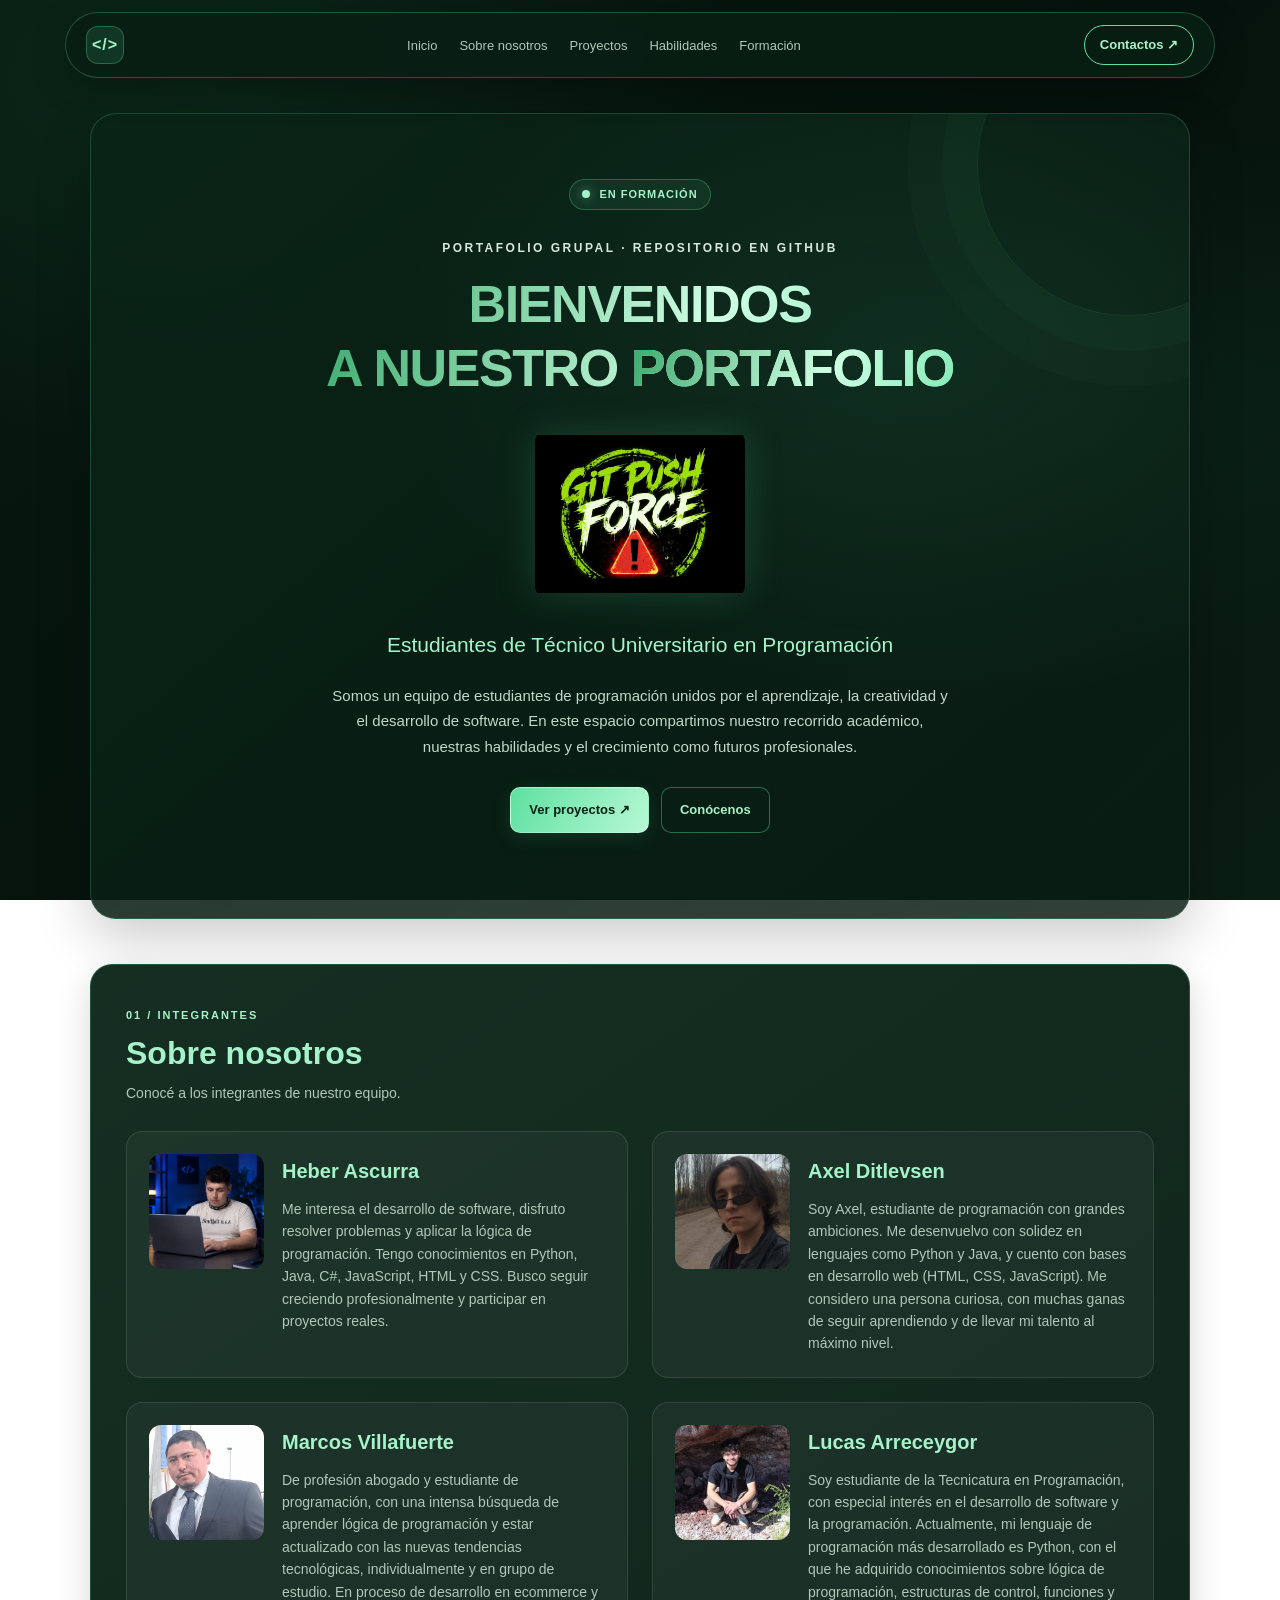
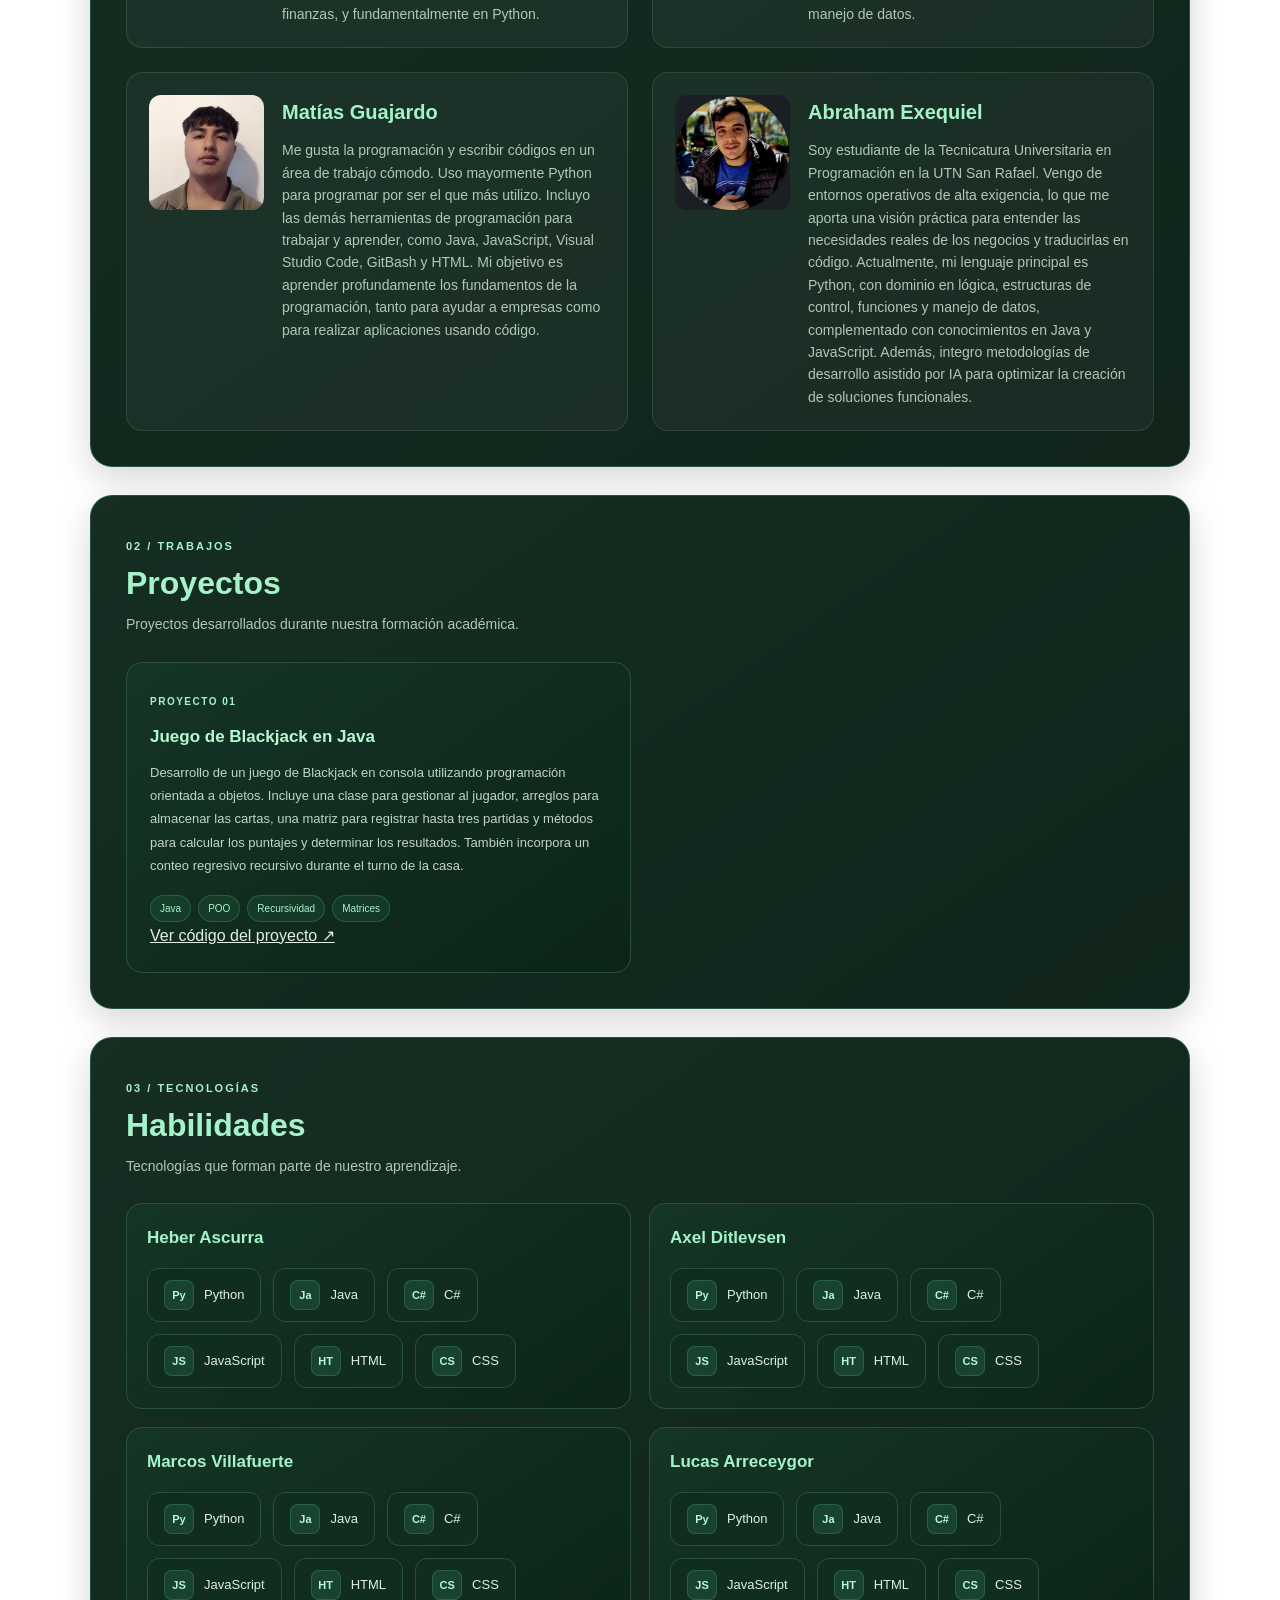
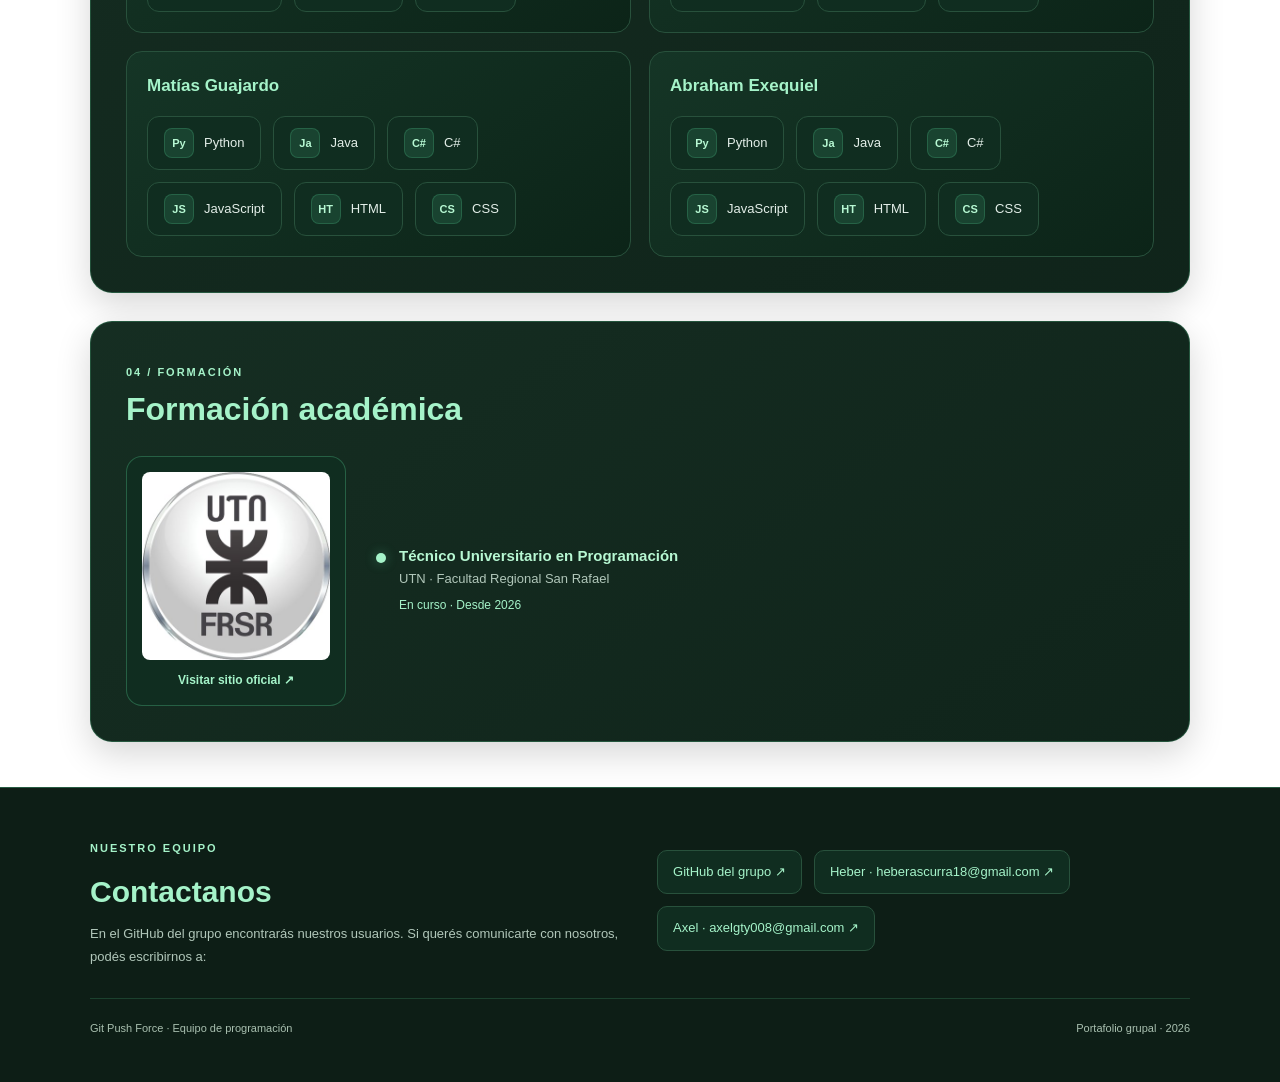
<file: index.html>
<!DOCTYPE html>
<html lang="es">
<head>
    <meta charset="UTF-8">
    <meta name="viewport" content="width=device-width, initial-scale=1.0">
    <title>Git Push Force | Portafolio Grupal</title>
    <meta name="author" content="Git Push Force">
    <meta name="description" content="Portafolio grupal de estudiantes de Técnico Universitario en Programación.">
    <link rel="stylesheet" href="style.css">
</head>
<body>
    <div class="fondo-alertas" aria-hidden="true">
        <div class="alerta-flotante alerta-1">
            <div class="alerta-triangulo">!</div>
            <span>FORCE PUSH</span>
        </div>

        <div class="alerta-flotante alerta-2">
            <div class="alerta-triangulo">!</div>
            <span>WARNING: CHANGES AHEAD</span>
        </div>

        <div class="alerta-flotante alerta-3">
            <div class="alerta-triangulo">!</div>
            <span>PUSH --FORCE</span>
        </div>

        <div class="alerta-flotante alerta-4">
            <div class="alerta-triangulo">!</div>
            <span>OVERRIDE ACTIVE</span>
        </div>

        <div class="alerta-flotante alerta-5">
            <div class="alerta-triangulo">!</div>
            <span>GIT PUSH FORCE</span>
        </div>

        <div class="alerta-flotante alerta-6">
            <div class="alerta-triangulo">!</div>
            <span>FORCE PUSH</span>
        </div>

        <div class="alerta-flotante alerta-7">
            <div class="alerta-triangulo">!</div>
            <span>WARNING: CHANGES AHEAD</span>
        </div>

        <div class="alerta-flotante alerta-8">
            <div class="alerta-triangulo">!</div>
            <span>PUSH --FORCE</span>
        </div>

        <div class="alerta-flotante alerta-9">
            <div class="alerta-triangulo">!</div>
            <span>OVERRIDE ACTIVE</span>
        </div>

        <div class="alerta-flotante alerta-10">
            <div class="alerta-triangulo">!</div>
            <span>GIT PUSH FORCE</span>
        </div>
    </div>

    <header class="header">
        <a class="logo" href="#inicio">
            <span class="logo-icon">&lt;/&gt;</span>
        </a>

        <nav aria-label="Navegación principal">
            <ul>
                <li><a href="#inicio">Inicio</a></li>
                <li><a href="#sobre-mi">Sobre nosotros</a></li>
                <li><a href="#proyectos">Proyectos</a></li>
                <li><a href="#habilidades">Habilidades</a></li>
                <li><a href="#estudios">Formación</a></li>
            </ul>
        </nav>

        <a class="contacto-boton" href="#contacto">Contactos ↗</a>
    </header>

    <main>
        <section id="inicio" class="hero">
            <div class="hero-texto">
                <span class="estado">
                    <span class="punto"></span>
                    EN FORMACIÓN
                </span>

                <p class="saludo">PORTAFOLIO GRUPAL · REPOSITORIO EN GITHUB</p>

                <h1 class="titulo-bienvenida">
                    BIENVENIDOS<br>
                    A NUESTRO <span class="texto-circuito">PORTAFOLIO</span>
                </h1>

                <div class="logo-grupal-contenedor">
                    <img class="logo-grupal" src="./git%20logo.jpeg" alt="Logo de Git Push Force">
                </div>

                <h3 class="titulo-profesional">
                    Estudiantes de Técnico Universitario en Programación
                </h3>

                <p class="descripcion-hero">
                    Somos un equipo de estudiantes de programación unidos por
                    el aprendizaje, la creatividad y el desarrollo de software.
                    En este espacio compartimos nuestro recorrido académico,
                    nuestras habilidades y el crecimiento como futuros profesionales.
                </p>

                <div class="hero-botones">
                    <a class="boton-principal" href="#proyectos">Ver proyectos ↗</a>
                    <a class="boton-secundario" href="#sobre-mi">Conócenos</a>
                </div>
            </div>
        </section>

        <section id="sobre-mi" class="seccion">
            <div class="titulo-seccion">
                <span>01 / INTEGRANTES</span>
                <h2>Sobre nosotros</h2>
                <p>Conocé a los integrantes de nuestro equipo.</p>
            </div>

            <div class="integrantes-grid">
                <article class="integrante">
                    <img src="./heber.png" alt="Heber Ascurra" loading="lazy">
                    <div class="sobre-mi-texto">
                        <h3>Heber Ascurra</h3>
                        <p>
                            Me interesa el desarrollo de software, disfruto resolver
                            problemas y aplicar la lógica de programación. Tengo
                            conocimientos en Python, Java, C#, JavaScript, HTML y CSS.
                            Busco seguir creciendo profesionalmente y participar
                            en proyectos reales.
                        </p>
                    </div>
                </article>

                <article class="integrante">
                    <img src="./axel.jpeg" alt="Axel Ditlevsen" loading="lazy">
                    <div class="sobre-mi-texto">
                        <h3>Axel Ditlevsen</h3>
                        <p>
                            Soy Axel, estudiante de programación con grandes ambiciones.
                            Me desenvuelvo con solidez en lenguajes como Python y Java,
                            y cuento con bases en desarrollo web (HTML, CSS, JavaScript).
                            Me considero una persona curiosa, con muchas ganas de seguir
                            aprendiendo y de llevar mi talento al máximo nivel.
                        </p>
                    </div>
                </article>

                <article class="integrante">
                    <img src="./gaston.jpeg" alt="Marcos Villafuerte" loading="lazy">
                    <div class="sobre-mi-texto">
                        <h3>Marcos Villafuerte</h3>
                        <p>
                            De profesión abogado y estudiante de programación,
                            con una intensa búsqueda de aprender lógica de programación
                            y estar actualizado con las nuevas tendencias tecnológicas,
                            individualmente y en grupo de estudio. En proceso de desarrollo
                            en ecommerce y finanzas, y fundamentalmente en Python.
                        </p>
                    </div>
                </article>

                <article class="integrante">
                    <img src="./lucas.jpeg" alt="Lucas Arreceygor" loading="lazy">
                    <div class="sobre-mi-texto">
                        <h3>Lucas Arreceygor</h3>
                        <p>
                            Soy estudiante de la Tecnicatura en Programación, con especial
                            interés en el desarrollo de software y la programación.
                            Actualmente, mi lenguaje de programación más desarrollado
                            es Python, con el que he adquirido conocimientos sobre lógica
                            de programación, estructuras de control, funciones y manejo
                            de datos.
                        </p>
                    </div>
                </article>

                <article class="integrante">
                    <img src="./mati.jpeg" alt="Matías Guajardo" loading="lazy">
                    <div class="sobre-mi-texto">
                        <h3>Matías Guajardo</h3>
                        <p>
                            Me gusta la programación y escribir códigos en un área de trabajo
                            cómodo. Uso mayormente Python para programar por ser el que más
                            utilizo. Incluyo las demás herramientas de programación para
                            trabajar y aprender, como Java, JavaScript, Visual Studio Code,
                            GitBash y HTML. Mi objetivo es aprender profundamente los
                            fundamentos de la programación, tanto para ayudar a empresas
                            como para realizar aplicaciones usando código.
                        </p>
                    </div>
                </article>

                <article class="integrante">
                    <img src="./exe.jpeg" alt="Abraham Exequiel" loading="lazy">
                    <div class="sobre-mi-texto">
                        <h3>Abraham Exequiel</h3>
                        <p>
                            Soy estudiante de la Tecnicatura Universitaria en Programación
                            en la UTN San Rafael. Vengo de entornos operativos de alta
                            exigencia, lo que me aporta una visión práctica para entender
                            las necesidades reales de los negocios y traducirlas en código.
                            Actualmente, mi lenguaje principal es Python, con dominio en
                            lógica, estructuras de control, funciones y manejo de datos,
                            complementado con conocimientos en Java y JavaScript. Además,
                            integro metodologías de desarrollo asistido por IA para
                            optimizar la creación de soluciones funcionales.
                        </p>
                    </div>
                </article>
            </div>
        </section>

        <section id="proyectos" class="seccion">
            <div class="titulo-seccion">
                <span>02 / TRABAJOS</span>
                <h2>Proyectos</h2>
                <p>Proyectos desarrollados durante nuestra formación académica.</p>
            </div>

            <div class="proyectos-grid">
                <article class="proyecto">
                    <span class="proyecto-numero">PROYECTO 01</span>
                    <h3>Juego de Blackjack en Java</h3>
                    <p>
                        Desarrollo de un juego de Blackjack en consola utilizando
                        programación orientada a objetos. Incluye una clase para
                        gestionar al jugador, arreglos para almacenar las cartas,
                        una matriz para registrar hasta tres partidas y métodos
                        para calcular los puntajes y determinar los resultados.
                        También incorpora un conteo regresivo recursivo durante
                        el turno de la casa.
                    </p>

                    <div class="etiquetas">
                        <span>Java</span>
                        <span>POO</span>
                        <span>Recursividad</span>
                        <span>Matrices</span>
                    </div>

                    <a href="https://github.com/CodeFire2026/GitForce/tree/main/ProyectoFinal"
                       target="_blank" rel="noopener noreferrer">
                        Ver código del proyecto ↗
                    </a>
                </article>
            </div>
        </section>

        <section id="habilidades" class="seccion">
            <div class="titulo-seccion">
                <span>03 / TECNOLOGÍAS</span>
                <h2>Habilidades</h2>
                <p>Tecnologías que forman parte de nuestro aprendizaje.</p>
            </div>

            <div class="habilidades-integrantes">
                <article class="habilidad-integrante">
                    <h3>Heber Ascurra</h3>
                    <ul class="habilidades-lista">
                        <li><span>Py</span> Python</li>
                        <li><span>Ja</span> Java</li>
                        <li><span>C#</span> C#</li>
                        <li><span>JS</span> JavaScript</li>
                        <li><span>HT</span> HTML</li>
                        <li><span>CS</span> CSS</li>
                    </ul>
                </article>

                <article class="habilidad-integrante">
                    <h3>Axel Ditlevsen</h3>
                    <ul class="habilidades-lista">
                        <li><span>Py</span> Python</li>
                        <li><span>Ja</span> Java</li>
                        <li><span>C#</span> C#</li>
                        <li><span>JS</span> JavaScript</li>
                        <li><span>HT</span> HTML</li>
                        <li><span>CS</span> CSS</li>
                    </ul>
                </article>

                <article class="habilidad-integrante">
                    <h3>Marcos Villafuerte</h3>
                    <ul class="habilidades-lista">
                        <li><span>Py</span> Python</li>
                        <li><span>Ja</span> Java</li>
                        <li><span>C#</span> C#</li>
                        <li><span>JS</span> JavaScript</li>
                        <li><span>HT</span> HTML</li>
                        <li><span>CS</span> CSS</li>
                    </ul>
                </article>

                <article class="habilidad-integrante">
                    <h3>Lucas Arreceygor</h3>
                    <ul class="habilidades-lista">
                        <li><span>Py</span> Python</li>
                        <li><span>Ja</span> Java</li>
                        <li><span>C#</span> C#</li>
                        <li><span>JS</span> JavaScript</li>
                        <li><span>HT</span> HTML</li>
                        <li><span>CS</span> CSS</li>
                    </ul>
                </article>

                <article class="habilidad-integrante">
                    <h3>Matías Guajardo</h3>
                    <ul class="habilidades-lista">
                        <li><span>Py</span> Python</li>
                        <li><span>Ja</span> Java</li>
                        <li><span>C#</span> C#</li>
                        <li><span>JS</span> JavaScript</li>
                        <li><span>HT</span> HTML</li>
                        <li><span>CS</span> CSS</li>
                    </ul>
                </article>

                <article class="habilidad-integrante">
                    <h3>Abraham Exequiel</h3>
                    <ul class="habilidades-lista">
                        <li><span>Py</span> Python</li>
                        <li><span>Ja</span> Java</li>
                        <li><span>C#</span> C#</li>
                        <li><span>JS</span> JavaScript</li>
                        <li><span>HT</span> HTML</li>
                        <li><span>CS</span> CSS</li>
                    </ul>
                </article>
            </div>
        </section>

        <section id="estudios" class="seccion">
            <div class="titulo-seccion">
                <span>04 / FORMACIÓN</span>
                <h2>Formación académica</h2>
            </div>

            <div class="estudios-contenido">
                <a class="estudios-imagen" href="https://www.frsr.utn.edu.ar/" target="_blank" rel="noopener noreferrer">
                    <img src="./utn.jpg" alt="UTN Facultad Regional San Rafael" loading="lazy">
                    <span>Visitar sitio oficial ↗</span>
                </a>

                <div class="estudios-lista">
                    <article class="estudio">
                        <span class="estudio-punto"></span>
                        <div>
                            <h3>Técnico Universitario en Programación</h3>
                            <p>UTN · Facultad Regional San Rafael</p>
                            <span class="estudio-fecha">En curso · Desde 2026</span>
                        </div>
                    </article>
                </div>
            </div>
        </section>
    </main>

    <footer id="contacto">
        <div class="footer-contenido">
            <div>
                <span class="footer-etiqueta">NUESTRO EQUIPO</span>
                <h2>Contactanos</h2>
                <p>
                    En el GitHub del grupo encontrarás nuestros usuarios.
                    Si querés comunicarte con nosotros, podés escribirnos a:
                </p>
            </div>

            <div class="footer-enlaces">
                <a href="https://github.com/CodeFire2026/GitForce" target="_blank" rel="noopener noreferrer">
                    GitHub del grupo ↗
                </a>
                <a href="https://mail.google.com/mail/?view=cm&amp;fs=1&amp;to=heberascurra18@gmail.com" target="_blank" rel="noopener noreferrer">
                    Heber · heberascurra18@gmail.com ↗
                </a>
                <a href="https://mail.google.com/mail/?view=cm&amp;fs=1&amp;to=axelgty008@gmail.com" target="_blank" rel="noopener noreferrer">
                    Axel · axelgty008@gmail.com ↗
                </a>
            </div>
        </div>

        <div class="footer-final">
            <span>Git Push Force · Equipo de programación</span>
            <span>Portafolio grupal · 2026</span>
        </div>
    </footer>
</body>
</html>
</file>
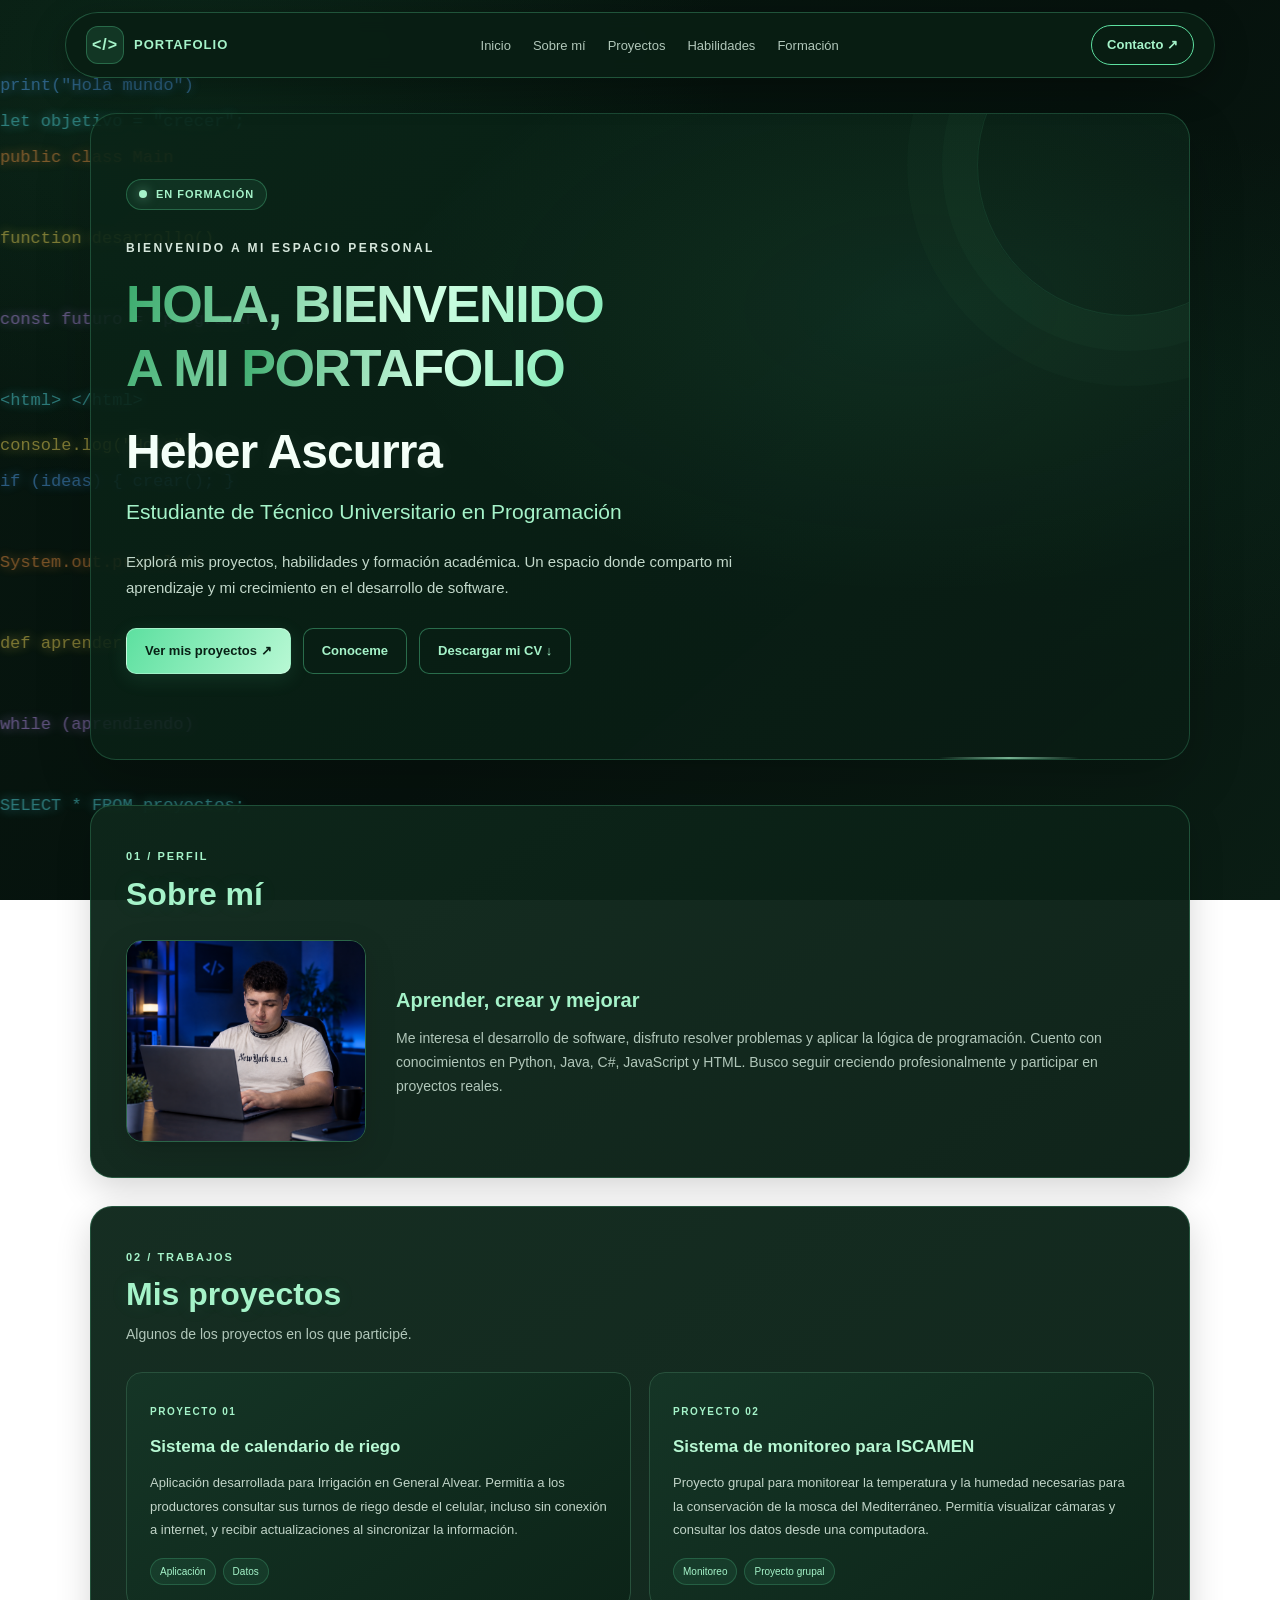
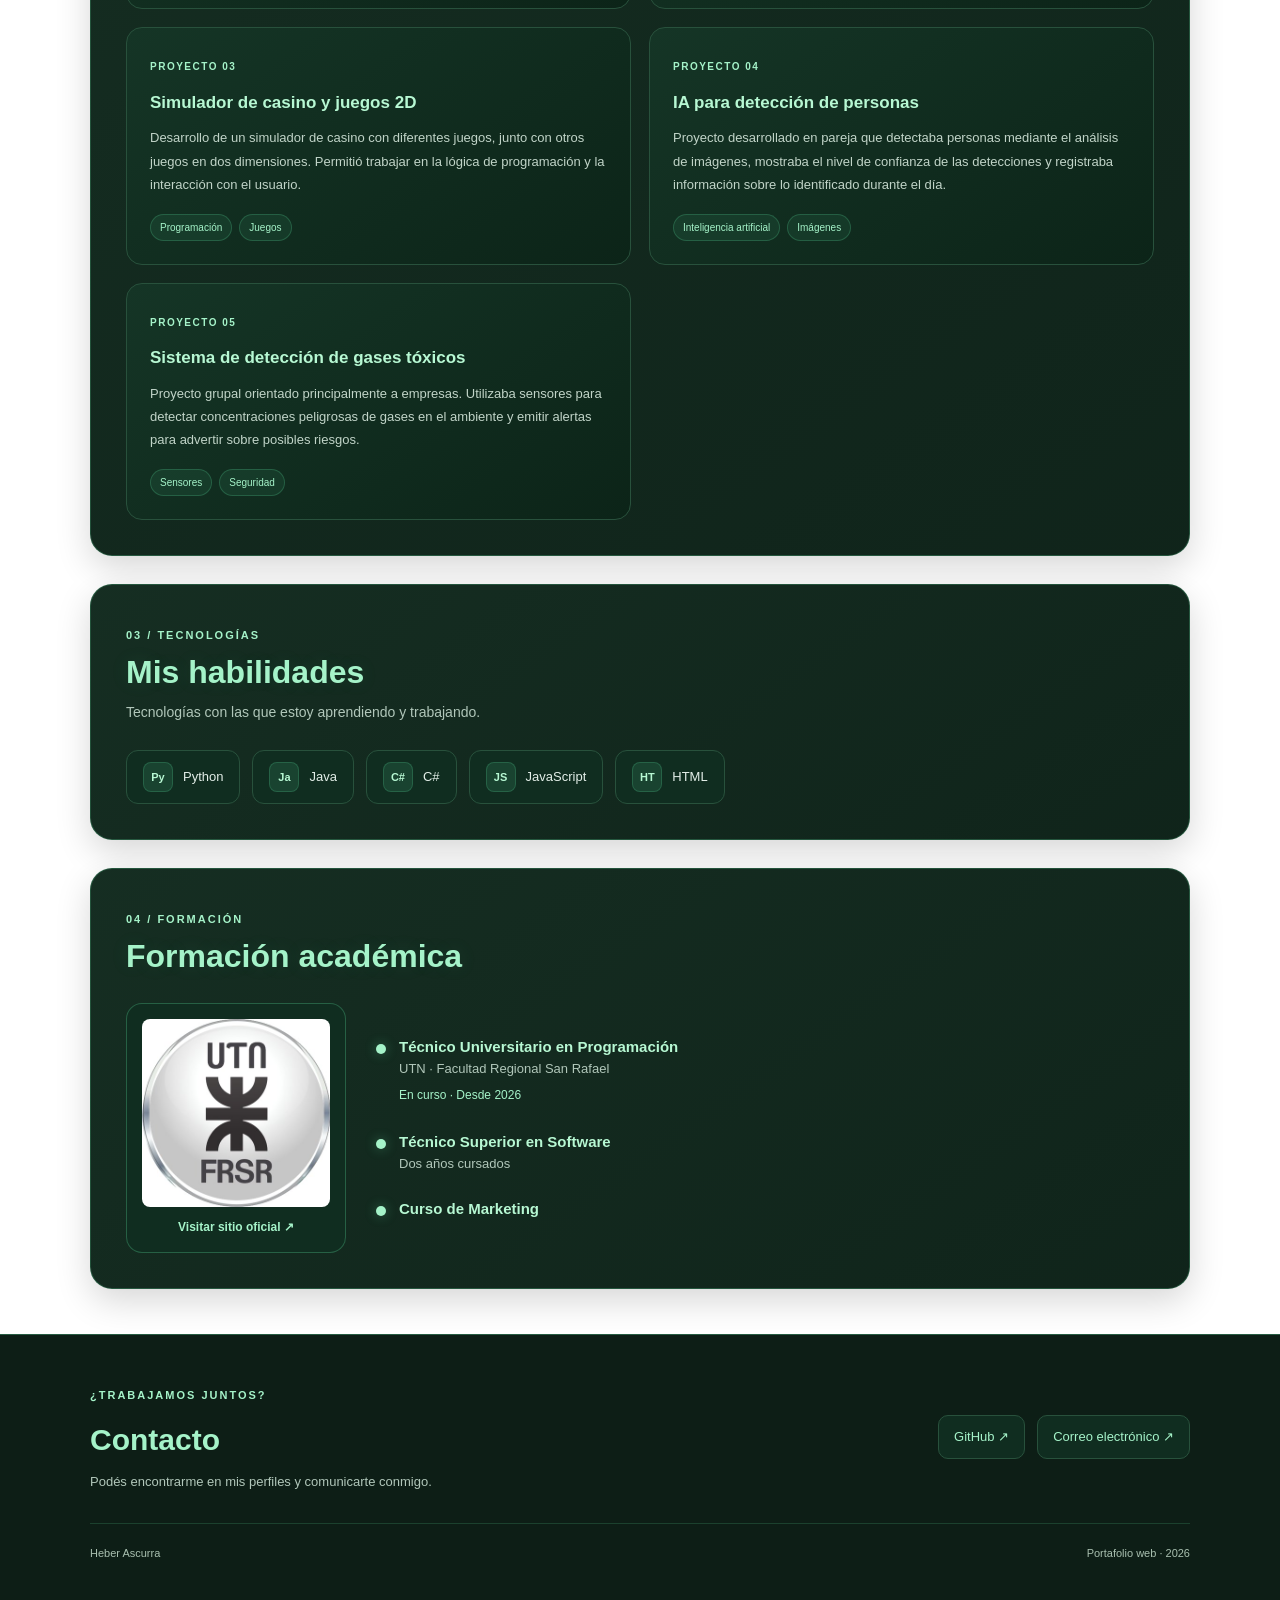
<file: Portafolio/index.html>
<!DOCTYPE html>
<html lang="es">
<head>
    <meta charset="UTF-8">
    <meta name="viewport" content="width=device-width, initial-scale=1.0">
    <title>Heber Ascurra | Portafolio</title>
    <meta name="author" content="Heber Ascurra">
    <meta name="description" content="Portafolio de Heber Ascurra. Conocé sus proyectos, habilidades y formación en programación.">
    <meta name="keywords" content="Heber Ascurra, programación, Java, Python, JavaScript, C#, HTML, CSS, desarrollo de software">
    <link rel="stylesheet" href="style.css">
</head>
<body>
    <div class="fondo-codigos" aria-hidden="true">
        <span class="codigo-flotante codigo-1">print("Hola mundo")</span>
        <span class="codigo-flotante codigo-2">public class Main</span>
        <span class="codigo-flotante codigo-3">function desarrollo()</span>
        <span class="codigo-flotante codigo-4">const futuro = "programar";</span>
        <span class="codigo-flotante codigo-5">&lt;html&gt; &lt;/html&gt;</span>
        <span class="codigo-flotante codigo-6">if (ideas) { crear(); }</span>
        <span class="codigo-flotante codigo-7">System.out.println()</span>
        <span class="codigo-flotante codigo-8">def aprender():</span>
        <span class="codigo-flotante codigo-9">while (aprendiendo)</span>
        <span class="codigo-flotante codigo-10">SELECT * FROM proyectos;</span>
        <span class="codigo-flotante codigo-11">let objetivo = "crecer";</span>
        <span class="codigo-flotante codigo-12">console.log("Hola");</span>
    </div>

    <header class="header">
        <a class="logo" href="#inicio">
            <span class="logo-icon">&lt;/&gt;</span>
            <span>PORTAFOLIO</span>
        </a>

        <nav aria-label="Navegación principal">
            <ul>
                <li><a href="#inicio">Inicio</a></li>
                <li><a href="#sobre-mi">Sobre mí</a></li>
                <li><a href="#proyectos">Proyectos</a></li>
                <li><a href="#habilidades">Habilidades</a></li>
                <li><a href="#estudios">Formación</a></li>
            </ul>
        </nav>

        <a class="contacto-boton" href="#contacto">Contacto ↗</a>
    </header>

    <main>
        <section id="inicio" class="hero">
            <div class="hero-texto">
                <span class="estado">
                    <span class="punto"></span>
                    EN FORMACIÓN
                </span>

                <p class="saludo">BIENVENIDO A MI ESPACIO PERSONAL</p>

                <h1 class="titulo-bienvenida">
                    HOLA, BIENVENIDO<br>
                    A MI <span class="texto-circuito">PORTAFOLIO</span>
                </h1>

                <h2 class="nombre">Heber Ascurra</h2>

                <h3 class="titulo-profesional">
                    Estudiante de Técnico Universitario en Programación
                </h3>

                <p class="descripcion-hero">
                    Explorá mis proyectos, habilidades y formación académica.
                    Un espacio donde comparto mi aprendizaje y mi crecimiento
                    en el desarrollo de software.
                </p>

                <div class="hero-botones">
                    <a class="boton-principal" href="#proyectos">Ver mis proyectos ↗</a>
                    <a class="boton-secundario" href="#sobre-mi">Conoceme</a>
                    <a class="boton-secundario" href="./Curriculum%20Heber.pdf" download="Curriculum Heber.pdf">Descargar mi CV ↓</a>
                </div>
            </div>
        </section>

        <section id="sobre-mi" class="seccion">
            <div class="titulo-seccion">
                <span>01 / PERFIL</span>
                <h2>Sobre mí</h2>
            </div>

            <div class="sobre-mi-contenido">
                <img src="./heber-programando.png.png" alt="Heber programando" loading="lazy">

                <div class="sobre-mi-texto">
                    <h3>Aprender, crear y mejorar</h3>
                    <p>
                        Me interesa el desarrollo de software, disfruto resolver
                        problemas y aplicar la lógica de programación. Cuento
                        con conocimientos en Python, Java, C#, JavaScript y HTML.
                        Busco seguir creciendo profesionalmente y participar
                        en proyectos reales.
                    </p>
                </div>
            </div>
        </section>

        <section id="proyectos" class="seccion">
            <div class="titulo-seccion">
                <span>02 / TRABAJOS</span>
                <h2>Mis proyectos</h2>
                <p>Algunos de los proyectos en los que participé.</p>
            </div>

            <div class="proyectos-grid">
                <article class="proyecto">
                    <span class="proyecto-numero">PROYECTO 01</span>
                    <h3>Sistema de calendario de riego</h3>
                    <p>
                        Aplicación desarrollada para Irrigación en General Alvear.
                        Permitía a los productores consultar sus turnos de riego
                        desde el celular, incluso sin conexión a internet, y recibir
                        actualizaciones al sincronizar la información.
                    </p>
                    <div class="etiquetas">
                        <span>Aplicación</span>
                        <span>Datos</span>
                    </div>
                </article>

                <article class="proyecto">
                    <span class="proyecto-numero">PROYECTO 02</span>
                    <h3>Sistema de monitoreo para ISCAMEN</h3>
                    <p>
                        Proyecto grupal para monitorear la temperatura y la humedad
                        necesarias para la conservación de la mosca del Mediterráneo.
                        Permitía visualizar cámaras y consultar los datos desde una
                        computadora.
                    </p>
                    <div class="etiquetas">
                        <span>Monitoreo</span>
                        <span>Proyecto grupal</span>
                    </div>
                </article>

                <article class="proyecto">
                    <span class="proyecto-numero">PROYECTO 03</span>
                    <h3>Simulador de casino y juegos 2D</h3>
                    <p>
                        Desarrollo de un simulador de casino con diferentes juegos,
                        junto con otros juegos en dos dimensiones. Permitió trabajar
                        en la lógica de programación y la interacción con el usuario.
                    </p>
                    <div class="etiquetas">
                        <span>Programación</span>
                        <span>Juegos</span>
                    </div>
                </article>

                <article class="proyecto">
                    <span class="proyecto-numero">PROYECTO 04</span>
                    <h3>IA para detección de personas</h3>
                    <p>
                        Proyecto desarrollado en pareja que detectaba personas
                        mediante el análisis de imágenes, mostraba el nivel de
                        confianza de las detecciones y registraba información
                        sobre lo identificado durante el día.
                    </p>
                    <div class="etiquetas">
                        <span>Inteligencia artificial</span>
                        <span>Imágenes</span>
                    </div>
                </article>

                <article class="proyecto">
                    <span class="proyecto-numero">PROYECTO 05</span>
                    <h3>Sistema de detección de gases tóxicos</h3>
                    <p>
                        Proyecto grupal orientado principalmente a empresas.
                        Utilizaba sensores para detectar concentraciones peligrosas
                        de gases en el ambiente y emitir alertas para advertir
                        sobre posibles riesgos.
                    </p>
                    <div class="etiquetas">
                        <span>Sensores</span>
                        <span>Seguridad</span>
                    </div>
                </article>
            </div>
        </section>

        <section id="habilidades" class="seccion">
            <div class="titulo-seccion">
                <span>03 / TECNOLOGÍAS</span>
                <h2>Mis habilidades</h2>
                <p>Tecnologías con las que estoy aprendiendo y trabajando.</p>
            </div>

            <ul class="habilidades-lista">
                <li><span>Py</span> Python</li>
                <li><span>Ja</span> Java</li>
                <li><span>C#</span> C#</li>
                <li><span>JS</span> JavaScript</li>
                <li><span>HT</span> HTML</li>
            </ul>
        </section>

        <section id="estudios" class="seccion">
            <div class="titulo-seccion">
                <span>04 / FORMACIÓN</span>
                <h2>Formación académica</h2>
            </div>

            <div class="estudios-contenido">
                <a class="estudios-imagen" href="https://www.frsr.utn.edu.ar/" target="_blank" rel="noopener noreferrer">
                    <img src="utn.jpg" alt="UTN Facultad Regional San Rafael" loading="lazy">
                    <span>Visitar sitio oficial ↗</span>
                </a>

                <div class="estudios-lista">
                    <article class="estudio">
                        <span class="estudio-punto"></span>
                        <div>
                            <h3>Técnico Universitario en Programación</h3>
                            <p>UTN · Facultad Regional San Rafael</p>
                            <span class="estudio-fecha">En curso · Desde 2026</span>
                        </div>
                    </article>

                    <article class="estudio">
                        <span class="estudio-punto"></span>
                        <div>
                            <h3>Técnico Superior en Software</h3>
                            <p>Dos años cursados</p>
                        </div>
                    </article>

                    <article class="estudio">
                        <span class="estudio-punto"></span>
                        <div>
                            <h3>Curso de Marketing</h3>
                        </div>
                    </article>
                </div>
            </div>
        </section>
    </main>

    <footer id="contacto">
        <div class="footer-contenido">
            <div>
                <span class="footer-etiqueta">¿TRABAJAMOS JUNTOS?</span>
                <h2>Contacto</h2>
                <p>Podés encontrarme en mis perfiles y comunicarte conmigo.</p>
            </div>

            <div class="footer-enlaces">
                <a href="https://github.com/amir056" target="_blank" rel="noopener noreferrer">GitHub ↗</a>
                <a href="https://mail.google.com/mail/?view=cm&amp;fs=1&amp;to=heberascurra18@gmail.com" target="_blank" rel="noopener noreferrer">Correo electrónico ↗</a>
            </div>
        </div>

        <div class="footer-final">
            <span>Heber Ascurra</span>
            <span>Portafolio web · 2026</span>
        </div>
    </footer>
</body>
</html>
</file>
<file: style.css>
:root {
    --fondo: #06140f;
    --fondo-card: #10251c;
    --fondo-hover: #18382a;
    --verde: #5de0a0;
    --verde-claro: #a5f3c9;
    --texto: #e3eee8;
    --texto-secundario: #b1c7ba;
    --borde: #28513c;
}

* {
    margin: 0;
    padding: 0;
    box-sizing: border-box;
}

html {
    scroll-behavior: smooth;
    scroll-padding-top: 100px;
}

body {
    position: relative;
    min-height: 100vh;
    overflow-x: hidden;
    font-family: "Segoe UI", Tahoma, Geneva, Verdana, sans-serif;
    color: var(--texto);
    line-height: 1.7;
    background:
        radial-gradient(ellipse at 15% 10%, rgba(37, 128, 78, 0.15), transparent 35%),
        radial-gradient(ellipse at 85% 45%, rgba(20, 90, 58, 0.15), transparent 40%),
        linear-gradient(135deg, #071810, #06120d 55%, #0a1d14);
    background-attachment: fixed;
}

a {
    color: inherit;
}

img {
    display: block;
    max-width: 100%;
}

main {
    position: relative;
    z-index: 1;
    width: min(1100px, 92%);
    margin: 0 auto;
}

section {
    scroll-margin-top: 100px;
}

.fondo-codigos {
    position: fixed;
    inset: 0;
    z-index: 0;
    overflow: hidden;
    pointer-events: none;
    user-select: none;
}

.codigo-flotante {
    position: absolute;
    left: 0;
    display: block;
    white-space: nowrap;
    font-family: Consolas, "Courier New", monospace;
    font-size: clamp(12px, 1.4vw, 17px);
    opacity: 0.42;
    text-shadow: 0 0 12px currentColor;
    will-change: transform;
    animation: carrera-codigo 24s linear infinite;
}

.codigo-1 { top: 8%; color: #55aaff; animation-duration: 19s; }
.codigo-2 { top: 16%; color: #ff9b45; animation-duration: 25s; animation-delay: -8s; }
.codigo-3 { top: 25%; color: #ffe45c; animation-duration: 21s; animation-delay: -13s; }
.codigo-4 { top: 34%; color: #c69aff; animation-duration: 27s; animation-delay: -5s; }
.codigo-5 { top: 43%; color: #57e7ef; animation-duration: 23s; animation-delay: -16s; }
.codigo-6 { top: 52%; color: #55aaff; animation-duration: 26s; animation-delay: -10s; }
.codigo-7 { top: 61%; color: #ff9b45; animation-duration: 20s; animation-delay: -4s; }
.codigo-8 { top: 70%; color: #ffe45c; animation-duration: 24s; animation-delay: -14s; }
.codigo-9 { top: 79%; color: #c69aff; animation-duration: 28s; animation-delay: -18s; }
.codigo-10 { top: 88%; color: #57e7ef; animation-duration: 22s; animation-delay: -7s; }
.codigo-11 { top: 12%; color: #57e7ef; animation-duration: 30s; animation-delay: -20s; }
.codigo-12 { top: 48%; color: #ffe45c; animation-duration: 29s; animation-delay: -12s; }

.fondo-codigos::before {
    content: "";
    position: absolute;
    inset: 0;
    background-image:
        radial-gradient(circle, rgba(93, 224, 160, 0.7) 1px, transparent 2px),
        linear-gradient(rgba(93, 224, 160, 0.07) 1px, transparent 1px),
        linear-gradient(90deg, rgba(93, 224, 160, 0.07) 1px, transparent 1px);
    background-size: 55px 55px;
    opacity: 0.18;
    animation: mover-circuitos 25s linear infinite;
}

.fondo-codigos::after {
    content: "";
    position: absolute;
    inset: -30%;
    background:
        radial-gradient(ellipse at 20% 30%, rgba(43, 180, 105, 0.13), transparent 28%),
        radial-gradient(ellipse at 80% 65%, rgba(25, 130, 90, 0.14), transparent 30%),
        radial-gradient(ellipse at 50% 50%, rgba(93, 224, 160, 0.05), transparent 45%);
    animation: luces-codigo 14s ease-in-out infinite alternate;
}

@keyframes carrera-codigo {
    from { transform: translateX(-100%); }
    to { transform: translateX(100vw); }
}

@keyframes mover-circuitos {
    from { background-position: 0 0, 0 0, 0 0; }
    to { background-position: 110px 110px, 55px 55px, 55px 55px; }
}

@keyframes luces-codigo {
    0% { transform: translate(-2%, -1%) scale(1); }
    50% { transform: translate(2%, 1%) scale(1.05); }
    100% { transform: translate(-1%, 2%) scale(1.02); }
}

.header {
    position: sticky;
    top: 12px;
    z-index: 100;
    width: min(1150px, 94%);
    margin: 12px auto 35px;
    padding: 12px 20px;
    display: flex;
    align-items: center;
    justify-content: space-between;
    gap: 20px;
    background: rgba(9, 30, 20, 0.94);
    border: 1px solid rgba(93, 224, 160, 0.28);
    border-radius: 50px;
    box-shadow: 0 10px 35px rgba(0, 0, 0, 0.28);
    backdrop-filter: blur(10px);
    animation: aparecer-arriba 0.8s ease both;
}

.logo {
    display: flex;
    align-items: center;
    gap: 10px;
    color: var(--verde-claro);
    text-decoration: none;
    font-size: 13px;
    font-weight: 800;
    letter-spacing: 1px;
    white-space: nowrap;
}

.logo-icon {
    display: grid;
    place-items: center;
    width: 38px;
    height: 38px;
    color: var(--verde-claro);
    background: rgba(93, 224, 160, 0.12);
    border: 1px solid rgba(93, 224, 160, 0.3);
    border-radius: 12px;
    font-size: 16px;
}

.header nav ul {
    display: flex;
    flex-wrap: wrap;
    justify-content: center;
    gap: 22px;
    list-style: none;
}

.header nav a {
    position: relative;
    color: var(--texto-secundario);
    font-size: 13px;
    text-decoration: none;
    transition: color 0.25s;
}

.header nav a::after {
    content: "";
    position: absolute;
    left: 0;
    bottom: -5px;
    width: 0;
    height: 1px;
    background: var(--verde-claro);
    transition: width 0.25s;
}

.header nav a:hover {
    color: var(--verde-claro);
}

.header nav a:hover::after {
    width: 100%;
}

.contacto-boton {
    padding: 8px 15px;
    color: var(--verde-claro);
    border: 1px solid var(--verde);
    border-radius: 30px;
    font-size: 13px;
    font-weight: 600;
    text-decoration: none;
    white-space: nowrap;
    transition: 0.25s;
}

.contacto-boton:hover {
    color: #082015;
    background: var(--verde);
    transform: translateY(-2px);
}

.hero {
    position: relative;
    min-height: 490px;
    margin-bottom: 45px;
    padding: 65px 35px 85px;
    display: flex;
    flex-direction: column;
    align-items: center;
    justify-content: center;
    overflow: hidden;
    text-align: center;
    background:
        radial-gradient(ellipse at 75% 30%, rgba(93, 224, 160, 0.08), transparent 45%),
        linear-gradient(140deg, rgba(10, 36, 23, 0.91), rgba(9, 28, 20, 0.84));
    border: 1px solid rgba(93, 224, 160, 0.22);
    border-radius: 26px;
    box-shadow: 0 20px 55px rgba(0, 0, 0, 0.2);
}

.hero::before {
    content: "";
    position: absolute;
    top: -100px;
    right: -90px;
    width: 300px;
    height: 300px;
    border: 1px solid rgba(93, 224, 160, 0.1);
    border-radius: 50%;
    box-shadow: 0 0 0 35px rgba(93, 224, 160, 0.025), 0 0 0 70px rgba(93, 224, 160, 0.02);
    animation: orbitar 22s linear infinite;
    pointer-events: none;
}

.hero-texto {
    position: relative;
    z-index: 1;
    width: 100%;
    animation: aparecer-hero 1s ease both;
}

.estado {
    display: inline-flex;
    align-items: center;
    justify-content: center;
    gap: 9px;
    padding: 5px 12px;
    margin-bottom: 28px;
    color: var(--verde-claro);
    background: rgba(93, 224, 160, 0.08);
    border: 1px solid rgba(93, 224, 160, 0.3);
    border-radius: 30px;
    font-size: 11px;
    font-weight: 700;
    letter-spacing: 1px;
}

.punto {
    width: 8px;
    height: 8px;
    flex-shrink: 0;
    background: var(--verde-claro);
    border-radius: 50%;
    box-shadow: 0 0 12px rgba(165, 243, 201, 0.55);
    animation: pulso 2s ease-in-out infinite;
}

.saludo {
    margin-bottom: 15px;
    color: #d6e7dc;
    font-size: 12px;
    font-weight: 700;
    letter-spacing: 2.5px;
}

.titulo-bienvenida {
    width: fit-content;
    max-width: 100%;
    margin: 0 auto;
    color: var(--verde-claro);
    background: linear-gradient(110deg, #39a96b, #d0ffe4, #5de0a0, #e4fff0, #39a96b);
    background-size: 250% auto;
    background-clip: text;
    -webkit-background-clip: text;
    -webkit-text-fill-color: transparent;
    font-size: clamp(30px, 4.2vw, 52px);
    font-weight: 900;
    line-height: 1.23;
    letter-spacing: -1.4px;
    animation: brillo-verde 7s linear infinite;
}

.texto-circuito {
    display: inline-block;
    background: linear-gradient(110deg, #39a96b, #d0ffe4, #5de0a0, #e4fff0, #39a96b);
    background-size: 250% auto;
    background-clip: text;
    -webkit-background-clip: text;
    -webkit-text-fill-color: transparent;
    animation: brillo-verde 5s linear infinite;
}

.nombre {
    margin-top: 22px;
    color: #f4fff8;
    font-size: clamp(32px, 4.5vw, 48px);
    font-weight: 750;
    line-height: 1.2;
    letter-spacing: -1px;
}

.titulo-profesional {
    margin-top: 13px;
    color: var(--verde-claro);
    font-size: clamp(16px, 2vw, 21px);
    font-weight: 500;
}

.descripcion-hero {
    max-width: 620px;
    margin: 20px auto 0;
    color: #c2d8ca;
    font-size: 15px;
}

.hero-botones {
    display: flex;
    flex-wrap: wrap;
    justify-content: center;
    gap: 12px;
    margin-top: 28px;
}

.boton-principal,
.boton-secundario {
    display: inline-block;
    padding: 11px 18px;
    border-radius: 10px;
    font-size: 13px;
    font-weight: 700;
    text-decoration: none;
    transition: 0.25s;
}

.boton-principal {
    color: #082015;
    background: linear-gradient(120deg, #5de0a0, #b8f8d4);
    border: 1px solid rgba(220, 255, 235, 0.45);
    box-shadow: 0 5px 20px rgba(93, 224, 160, 0.12);
}

.boton-principal:hover {
    transform: translateY(-3px);
    box-shadow: 0 8px 28px rgba(93, 224, 160, 0.25);
}

.boton-secundario {
    color: var(--verde-claro);
    background: rgba(9, 30, 20, 0.6);
    border: 1px solid rgba(93, 224, 160, 0.4);
}

.boton-secundario:hover {
    transform: translateY(-3px);
    background: var(--fondo-hover);
}

.logo-grupal-contenedor {
    position: relative;
    z-index: 1;
    display: flex;
    justify-content: center;
    align-items: center;
    width: 100%;
    margin: 28px auto;
}

.hero .logo-grupal {
    display: block;
    width: 210px;
    height: 170px;
    max-width: 85%;
    object-fit: contain;
    object-position: center;
    margin: 0 auto;
    border-radius: 14px;
    filter: drop-shadow(0 0 18px rgba(93, 224, 160, 0.18));
    transition: transform 0.4s ease, filter 0.4s ease;
}

.hero .logo-grupal:hover {
    transform: scale(1.05);
    filter: drop-shadow(0 0 25px rgba(93, 224, 160, 0.4));
}

.seccion {
    position: relative;
    margin-bottom: 28px;
    padding: 35px;
    background: linear-gradient(145deg, rgba(14, 39, 27, 0.97), rgba(8, 29, 19, 0.97));
    border: 1px solid rgba(93, 224, 160, 0.24);
    border-radius: 22px;
    box-shadow: 0 12px 35px rgba(0, 0, 0, 0.16);
    transition: border-color 0.3s, box-shadow 0.3s;
}

.seccion:hover {
    border-color: rgba(93, 224, 160, 0.4);
    box-shadow: 0 15px 40px rgba(0, 0, 0, 0.2);
}

.titulo-seccion {
    margin-bottom: 25px;
}

.titulo-seccion > span {
    color: var(--verde-claro);
    font-size: 11px;
    font-weight: 800;
    letter-spacing: 2px;
}

.titulo-seccion h2 {
    margin-top: 5px;
    color: var(--verde-claro);
    font-size: clamp(25px, 3vw, 32px);
    line-height: 1.3;
}

.titulo-seccion > p {
    margin-top: 8px;
    color: var(--texto-secundario);
    font-size: 14px;
}

.sobre-mi-contenido {
    display: flex;
    align-items: center;
    gap: 30px;
}

.sobre-mi-contenido > img {
    width: 240px;
    max-width: 40%;
    height: auto;
    object-fit: contain;
    border: 1px solid rgba(93, 224, 160, 0.32);
    border-radius: 16px;
    box-shadow: 0 10px 30px rgba(0, 0, 0, 0.18);
}

.sobre-mi-texto {
    flex: 1;
    min-width: 0;
}

.sobre-mi-texto h3 {
    margin-top: 0;
    margin-bottom: 10px;
    color: var(--verde-claro);
    font-size: 20px;
}

.sobre-mi-texto p {
    margin: 0;
    color: var(--texto-secundario);
    font-size: 14px;
    line-height: 1.6;
}

.integrantes-lista {
    margin-top: 25px;
}

.integrantes-lista h3 {
    margin-bottom: 12px;
}

.integrantes-lista p,
.contactos-integrantes p {
    margin-bottom: 7px;
    color: var(--texto-secundario);
}

.proyectos-grid {
    display: grid;
    grid-template-columns: repeat(2, minmax(0, 1fr));
    gap: 18px;
}

.proyecto {
    position: relative;
    overflow: hidden;
    padding: 23px;
    background: linear-gradient(145deg, #153526, #0c2418);
    border: 1px solid var(--borde);
    border-radius: 16px;
    transition: 0.3s;
}

.proyecto::before {
    content: "";
    position: absolute;
    top: 0;
    left: -110%;
    width: 70%;
    height: 1px;
    background: linear-gradient(90deg, transparent, var(--verde-claro), transparent);
    transition: left 0.6s;
}

.proyecto:hover {
    transform: translateY(-5px);
    background: linear-gradient(145deg, #1a4430, #102c1e);
    border-color: rgba(93, 224, 160, 0.65);
    box-shadow: 0 14px 30px rgba(0, 0, 0, 0.2);
}

.proyecto:hover::before {
    left: 130%;
}

.proyecto-numero {
    color: var(--verde-claro);
    font-size: 10px;
    font-weight: 800;
    letter-spacing: 1.5px;
}

.proyecto h3 {
    margin: 12px 0;
    color: #b7f8d3;
    font-size: 17px;
    line-height: 1.4;
}

.proyecto p {
    color: #c1d4c8;
    font-size: 13px;
    line-height: 1.8;
}

.etiquetas {
    display: flex;
    flex-wrap: wrap;
    gap: 7px;
    margin-top: 17px;
}

.etiquetas span {
    padding: 4px 9px;
    color: var(--verde-claro);
    background: rgba(93, 224, 160, 0.08);
    border: 1px solid rgba(93, 224, 160, 0.22);
    border-radius: 20px;
    font-size: 10px;
}

.habilidades-integrantes {
    display: grid;
    grid-template-columns: repeat(2, minmax(0, 1fr));
    gap: 18px;
}

.habilidad-integrante {
    padding: 20px;
    background: linear-gradient(145deg, #153526, #0c2418);
    border: 1px solid var(--borde);
    border-radius: 16px;
}

.habilidad-integrante h3 {
    margin-bottom: 15px;
    color: var(--verde-claro);
    font-size: 17px;
}

.habilidades-lista {
    display: flex;
    flex-wrap: wrap;
    gap: 12px;
    list-style: none;
}

.habilidades-lista li {
    display: flex;
    align-items: center;
    gap: 10px;
    padding: 11px 16px;
    color: var(--texto);
    background: #102d20;
    border: 1px solid var(--borde);
    border-radius: 12px;
    font-size: 13px;
    transition: 0.25s;
}

.habilidades-lista li:hover {
    transform: translateY(-3px);
    border-color: var(--verde);
    box-shadow: 0 5px 18px rgba(93, 224, 160, 0.1);
}

.habilidades-lista li span {
    display: grid;
    place-items: center;
    width: 30px;
    height: 30px;
    color: #b7f8d3;
    background: rgba(93, 224, 160, 0.12);
    border: 1px solid rgba(93, 224, 160, 0.2);
    border-radius: 8px;
    font-size: 11px;
    font-weight: 800;
}

.estudios-contenido {
    display: grid;
    grid-template-columns: 220px minmax(0, 1fr);
    align-items: center;
    gap: 30px;
}

.estudios-imagen {
    display: flex;
    flex-direction: column;
    align-items: center;
    gap: 10px;
    padding: 15px;
    background: #102d20;
    border: 1px solid rgba(93, 224, 160, 0.28);
    border-radius: 16px;
    text-decoration: none;
    transition: 0.25s;
}

.estudios-imagen:hover {
    border-color: var(--verde-claro);
    transform: translateY(-3px);
}

.estudios-imagen img {
    width: 100%;
    height: auto;
    object-fit: contain;
    border-radius: 8px;
}

.estudios-imagen > span {
    color: var(--verde-claro);
    font-size: 12px;
    font-weight: 600;
}

.estudios-lista {
    display: flex;
    flex-direction: column;
    gap: 23px;
}

.estudio {
    display: flex;
    align-items: flex-start;
    gap: 13px;
}

.estudio-punto {
    flex-shrink: 0;
    width: 10px;
    height: 10px;
    margin-top: 8px;
    background: var(--verde-claro);
    border-radius: 50%;
    box-shadow: 0 0 12px rgba(93, 224, 160, 0.35);
}

.estudio h3 {
    color: #b7f8d3;
    font-size: 15px;
    line-height: 1.5;
}

.estudio p {
    color: var(--texto-secundario);
    font-size: 13px;
}

.estudio-fecha {
    display: inline-block;
    margin-top: 4px;
    color: var(--verde-claro);
    font-size: 12px;
}

footer {
    position: relative;
    z-index: 1;
    margin-top: 45px;
    padding: 45px max(5%, calc((100% - 1100px) / 2));
    background: rgba(6, 23, 15, 0.97);
    border-top: 1px solid rgba(93, 224, 160, 0.32);
}

.footer-contenido {
    display: flex;
    align-items: center;
    justify-content: space-between;
    gap: 30px;
    padding-bottom: 30px;
}

.footer-etiqueta {
    color: var(--verde-claro);
    font-size: 11px;
    font-weight: 800;
    letter-spacing: 2px;
}

.footer-contenido h2 {
    margin: 6px 0;
    color: var(--verde-claro);
    font-size: 30px;
}

.footer-contenido p {
    color: var(--texto-secundario);
    font-size: 13px;
}

.contactos-integrantes {
    margin-top: 18px;
}

.footer-enlaces {
    display: flex;
    flex-wrap: wrap;
    gap: 12px;
}

.footer-enlaces a {
    padding: 10px 15px;
    color: var(--verde-claro);
    background: #102d20;
    border: 1px solid var(--borde);
    border-radius: 10px;
    font-size: 13px;
    text-decoration: none;
    transition: 0.25s;
}

.footer-enlaces a:hover {
    background: #1a4430;
    border-color: var(--verde);
    transform: translateY(-2px);
}

.footer-final {
    display: flex;
    justify-content: space-between;
    gap: 15px;
    padding-top: 20px;
    border-top: 1px solid rgba(93, 224, 160, 0.18);
    color: #a9c0b0;
    font-size: 11px;
}

.integrantes-grid {
    display: grid;
    grid-template-columns: repeat(2, minmax(0, 1fr));
    gap: 24px;
}

.integrante {
    display: flex;
    align-items: flex-start;
    gap: 18px;
    padding: 22px;
    border: 1px solid rgba(255, 255, 255, 0.1);
    border-radius: 16px;
    background: rgba(255, 255, 255, 0.04);
}

.integrante img {
    width: 115px;
    height: 115px;
    min-width: 115px;
    object-fit: cover;
    border-radius: 12px;
}

.integrante-sin-imagen {
    padding-left: 22px;
}

.logo-grupal-contenedor {
    display: flex;
    justify-content: center;
    align-items: center;
    width: 100%;
    margin: 28px auto;
}

.logo-grupal {
    display: block;
    width: 210px;
    height: 170px;
    max-width: 85%;
    object-fit: contain;
    object-position: center;
    margin: 0 auto;
    border-radius: 14px;
    filter: drop-shadow(0 0 18px rgba(93, 224, 160, 0.18));
    transition: transform 0.4s ease, filter 0.4s ease;
}

.logo-grupal:hover {
    transform: scale(1.05);
    filter: drop-shadow(0 0 25px rgba(93, 224, 160, 0.4));
}

@keyframes aparecer-arriba {
    from { opacity: 0; transform: translateY(-18px); }
    to { opacity: 1; transform: translateY(0); }
}

@keyframes aparecer-hero {
    from { opacity: 0; transform: translateY(20px); }
    to { opacity: 1; transform: translateY(0); }
}

@keyframes brillo-verde {
    from { background-position: 100% center; }
    to { background-position: -150% center; }
}

@keyframes pulso {
    0%, 100% {
        opacity: 1;
        box-shadow: 0 0 12px rgba(165, 243, 201, 0.55);
    }
    50% {
        opacity: 0.55;
        box-shadow: 0 0 4px rgba(165, 243, 201, 0.25);
    }
}

@keyframes orbitar {
    from { transform: rotate(0deg); }
    to { transform: rotate(360deg); }
}

@media (max-width: 900px) {
    .header {
        flex-wrap: wrap;
        justify-content: center;
        border-radius: 24px;
    }

    .hero {
        min-height: 430px;
        padding: 55px 28px 65px;
    }

    .seccion {
        padding: 27px;
    }
}

@media (max-width: 800px) {
    .integrantes-grid {
        grid-template-columns: 1fr;
    }
}

@media (max-width: 600px) {
    html {
        scroll-padding-top: 25px;
    }

    main {
        width: 92%;
    }

    section {
        scroll-margin-top: 20px;
    }

    .header {
        position: relative;
        top: 0;
        width: 94%;
        margin: 10px auto 20px;
        padding: 14px;
        gap: 12px;
        border-radius: 20px;
    }

    .logo {
        font-size: 12px;
    }

    .header nav {
        width: 100%;
    }

    .header nav ul {
        gap: 10px 16px;
    }

    .header nav a {
        font-size: 12px;
    }

    .contacto-boton {
        padding: 7px 13px;
    }

    .hero {
        min-height: auto;
        padding: 40px 20px 50px;
        margin-bottom: 25px;
        border-radius: 20px;
    }

    .estado {
        margin-bottom: 22px;
    }

    .saludo {
        font-size: 10px;
        letter-spacing: 1.5px;
    }

    .titulo-bienvenida {
        font-size: clamp(27px, 7.5vw, 39px);
        letter-spacing: -0.8px;
    }

    .nombre {
        margin-top: 19px;
        font-size: clamp(31px, 8vw, 42px);
    }

    .titulo-profesional {
        font-size: 16px;
    }

    .descripcion-hero {
        font-size: 14px;
    }

    .hero-botones {
        gap: 10px;
    }

    .boton-principal,
    .boton-secundario {
        padding: 10px 13px;
        font-size: 12px;
    }

    .seccion {
        padding: 22px 18px;
        margin-bottom: 20px;
        border-radius: 17px;
    }

    .sobre-mi-contenido {
        flex-direction: column;
        align-items: flex-start;
        gap: 20px;
    }

    .sobre-mi-contenido > img {
        width: 100%;
        max-width: 320px;
        align-self: center;
    }

    .proyectos-grid,
    .habilidades-integrantes {
        grid-template-columns: 1fr;
    }

    .proyecto {
        padding: 20px;
    }

    .estudios-contenido {
        grid-template-columns: 1fr;
        gap: 25px;
    }

    .estudios-imagen {
        width: 100%;
        max-width: 280px;
        justify-self: center;
    }

    .footer-contenido {
        flex-direction: column;
        align-items: flex-start;
    }

    footer {
        padding: 35px 6%;
    }

    .footer-final {
        flex-direction: column;
        gap: 5px;
    }

    .codigo-flotante {
        font-size: 11px;
        opacity: 0.3;
    }

    .logo-grupal {
        width: 180px;
        height: 145px;
    }

    .integrante {
        gap: 12px;
        padding: 14px;
    }

    .integrante img {
        width: 85px;
        height: 85px;
        min-width: 85px;
    }
}

@media (max-width: 480px) {
    .logo-grupal {
        width: 160px;
        height: 140px;
    }
}

@media (prefers-reduced-motion: reduce) {
    html {
        scroll-behavior: auto;
    }

    *,
    *::before,
    *::after {
        animation-duration: 0.01ms !important;
        animation-iteration-count: 1 !important;
        transition-duration: 0.01ms !important;
    }
}
/* FONDO DE ALERTAS GIT PUSH FORCE */

.fondo-alertas {
    position: fixed;
    inset: 0;
    width: 100%;
    height: 100%;
    overflow: hidden;
    pointer-events: none;
    z-index: 0;
}

.alerta-flotante {
    position: absolute;
    display: flex;
    flex-direction: column;
    align-items: center;
    gap: 7px;
    color: #ef4444;
    opacity: 0;
    animation: mover-alerta 18s linear infinite,
               parpadear-alerta 3s ease-in-out infinite;
}

.alerta-triangulo {
    width: 0;
    height: 0;
    border-left: 34px solid transparent;
    border-right: 34px solid transparent;
    border-bottom: 60px solid #ef4444;
    position: relative;
    filter: drop-shadow(0 0 8px rgba(239, 68, 68, 0.65));
}

.alerta-triangulo::after {
    content: "";
    position: absolute;
    top: 5px;
    left: -28px;
    width: 0;
    height: 0;
    border-left: 28px solid transparent;
    border-right: 28px solid transparent;
    border-bottom: 49px solid #15191d;
}

.alerta-triangulo::before {
    content: "!";
    position: absolute;
    z-index: 2;
    top: 19px;
    left: -5px;
    color: #ef4444;
    font-size: 27px;
    font-weight: 900;
}

.alerta-flotante span {
    font-size: 9px;
    font-weight: 800;
    letter-spacing: 2px;
    color: #ef4444;
    text-shadow: 0 0 8px rgba(239, 68, 68, 0.7);
    white-space: nowrap;
}

.alerta-1 {
    top: 10%;
    left: 5%;
    animation-delay: 0s, 0s;
}

.alerta-2 {
    top: 25%;
    left: 75%;
    transform: scale(0.8);
    animation-delay: -4s, -1s;
}

.alerta-3 {
    top: 65%;
    left: 15%;
    transform: scale(1.2);
    animation-delay: -8s, -2s;
}

.alerta-4 {
    top: 80%;
    left: 80%;
    transform: scale(0.7);
    animation-delay: -3s, -1.5s;
}

.alerta-5 {
    top: 45%;
    left: 45%;
    transform: scale(0.9);
    animation-delay: -10s, -0.5s;
}

.alerta-6 {
    top: 5%;
    left: 55%;
    transform: scale(0.7);
    animation-delay: -6s, -2s;
}

.alerta-7 {
    top: 55%;
    left: 85%;
    transform: scale(1.1);
    animation-delay: -12s, -1s;
}

.alerta-8 {
    top: 85%;
    left: 40%;
    transform: scale(0.8);
    animation-delay: -7s, -2.5s;
}

.alerta-9 {
    top: 35%;
    left: 20%;
    transform: scale(0.75);
    animation-delay: -9s, -1.5s;
}

.alerta-10 {
    top: 70%;
    left: 60%;
    transform: scale(0.9);
    animation-delay: -5s, -0.5s;
}

@keyframes mover-alerta {
    0% {
        translate: 0 0;
    }
    25% {
        translate: 35px -25px;
    }
    50% {
        translate: 70px 15px;
    }
    75% {
        translate: 30px 35px;
    }
    100% {
        translate: 0 0;
    }
}

@keyframes parpadear-alerta {
    0%, 100% {
        opacity: 0.12;
    }
    50% {
        opacity: 0.75;
    }
}
</file>
<file: Portafolio/style.css>
:root {
    --body-bg-color: #06140f;
    --text-color: #e3eee8;
    --card-bg-color: #10251c;
    --card-hover-color: #18382a;
    --accent-color: #5de0a0;
    --accent-light: #a5f3c9;
    --text-muted: #b1c7ba;
    --border-color: #28513c;
}

* {
    margin: 0;
    padding: 0;
    box-sizing: border-box;
}

html {
    scroll-behavior: smooth;
    scroll-padding-top: 100px;
}

body {
    position: relative;
    min-height: 100vh;
    overflow-x: hidden;
    font-family: "Segoe UI", Tahoma, Geneva, Verdana, sans-serif;
    background:
        radial-gradient(ellipse at 15% 10%, rgba(37, 128, 78, 0.15), transparent 35%),
        radial-gradient(ellipse at 85% 45%, rgba(20, 90, 58, 0.15), transparent 40%),
        linear-gradient(135deg, #071810, #06120d 55%, #0a1d14);
    background-attachment: fixed;
    color: var(--text-color);
    line-height: 1.7;
}

a {
    color: inherit;
}

img {
    display: block;
    max-width: 100%;
}

main {
    position: relative;
    z-index: 1;
    width: min(1100px, 92%);
    margin: 0 auto;
}

section {
    scroll-margin-top: 100px;
}

.fondo-codigos {
    position: fixed;
    inset: 0;
    z-index: 0;
    overflow: hidden;
    pointer-events: none;
    user-select: none;
}

.codigo-flotante {
    position: absolute;
    left: 0;
    display: block;
    white-space: nowrap;
    font-family: Consolas, "Courier New", monospace;
    font-size: clamp(12px, 1.4vw, 17px);
    opacity: 0.48;
    text-shadow: 0 0 12px currentColor;
    will-change: transform;
    animation: carrera-codigo 24s linear infinite;
}

.codigo-1 { top: 8%; color: #55aaff; animation-duration: 19s; }
.codigo-2 { top: 16%; color: #ff9b45; animation-duration: 25s; animation-delay: -8s; }
.codigo-3 { top: 25%; color: #ffe45c; animation-duration: 21s; animation-delay: -13s; }
.codigo-4 { top: 34%; color: #c69aff; animation-duration: 27s; animation-delay: -5s; }
.codigo-5 { top: 43%; color: #57e7ef; animation-duration: 23s; animation-delay: -16s; }
.codigo-6 { top: 52%; color: #55aaff; animation-duration: 26s; animation-delay: -10s; }
.codigo-7 { top: 61%; color: #ff9b45; animation-duration: 20s; animation-delay: -4s; }
.codigo-8 { top: 70%; color: #ffe45c; animation-duration: 24s; animation-delay: -14s; }
.codigo-9 { top: 79%; color: #c69aff; animation-duration: 28s; animation-delay: -18s; }
.codigo-10 { top: 88%; color: #57e7ef; animation-duration: 22s; animation-delay: -7s; }
.codigo-11 { top: 12%; color: #57e7ef; animation-duration: 30s; animation-delay: -20s; }
.codigo-12 { top: 48%; color: #ffe45c; animation-duration: 29s; animation-delay: -12s; }

@keyframes carrera-codigo {
    from {
        transform: translateX(-100%);
    }
    to {
        transform: translateX(100vw);
    }
}

.header {
    position: sticky;
    top: 12px;
    z-index: 100;
    width: min(1150px, 94%);
    margin: 12px auto 35px;
    padding: 12px 20px;
    display: flex;
    align-items: center;
    justify-content: space-between;
    gap: 20px;
    background: rgba(9, 30, 20, 0.94);
    border: 1px solid rgba(93, 224, 160, 0.28);
    border-radius: 50px;
    box-shadow: 0 10px 35px rgba(0, 0, 0, 0.28);
    backdrop-filter: blur(10px);
    animation: aparecer-arriba 0.8s ease both;
}

.logo {
    display: flex;
    align-items: center;
    gap: 10px;
    color: var(--accent-light);
    text-decoration: none;
    font-size: 13px;
    font-weight: 800;
    letter-spacing: 1px;
    white-space: nowrap;
}

.logo-icon {
    display: grid;
    place-items: center;
    width: 38px;
    height: 38px;
    background: rgba(93, 224, 160, 0.12);
    color: var(--accent-light);
    border: 1px solid rgba(93, 224, 160, 0.3);
    border-radius: 12px;
    font-size: 16px;
}

.header nav ul {
    display: flex;
    flex-wrap: wrap;
    justify-content: center;
    gap: 22px;
    list-style: none;
}

.header nav a {
    position: relative;
    color: var(--text-muted);
    font-size: 13px;
    text-decoration: none;
    transition: color 0.25s;
}

.header nav a::after {
    content: "";
    position: absolute;
    left: 0;
    bottom: -5px;
    width: 0;
    height: 1px;
    background: var(--accent-light);
    transition: width 0.25s;
}

.header nav a:hover {
    color: var(--accent-light);
}

.header nav a:hover::after {
    width: 100%;
}

.contacto-boton {
    color: var(--accent-light);
    border: 1px solid var(--accent-color);
    border-radius: 30px;
    padding: 8px 15px;
    font-size: 13px;
    font-weight: 600;
    text-decoration: none;
    white-space: nowrap;
    transition: background-color 0.25s, color 0.25s, transform 0.25s;
}

.contacto-boton:hover {
    background: var(--accent-color);
    color: #082015;
    transform: translateY(-2px);
}

.hero {
    position: relative;
    display: flex;
    align-items: center;
    min-height: 490px;
    padding: 65px 35px 85px;
    margin-bottom: 45px;
    overflow: hidden;
    background:
        radial-gradient(ellipse at 75% 30%, rgba(93, 224, 160, 0.08), transparent 45%),
        linear-gradient(140deg, rgba(10, 36, 23, 0.91), rgba(9, 28, 20, 0.84));
    border: 1px solid rgba(93, 224, 160, 0.22);
    border-radius: 26px;
    box-shadow: 0 20px 55px rgba(0, 0, 0, 0.2);
}

.hero::before {
    content: "";
    position: absolute;
    top: -100px;
    right: -90px;
    width: 300px;
    height: 300px;
    border: 1px solid rgba(93, 224, 160, 0.1);
    border-radius: 50%;
    box-shadow:
        0 0 0 35px rgba(93, 224, 160, 0.025),
        0 0 0 70px rgba(93, 224, 160, 0.02);
    animation: orbitar 22s linear infinite;
    pointer-events: none;
}

.hero::after {
    content: "";
    position: absolute;
    right: 10%;
    bottom: 0;
    width: 140px;
    height: 2px;
    background: linear-gradient(90deg, transparent, var(--accent-light), transparent);
    opacity: 0.7;
}

.hero-texto {
    position: relative;
    z-index: 1;
    width: 100%;
    animation: aparecer-hero 1s ease both;
}

.estado {
    display: inline-flex;
    align-items: center;
    gap: 9px;
    padding: 5px 12px;
    margin-bottom: 28px;
    color: var(--accent-light);
    background: rgba(93, 224, 160, 0.08);
    border: 1px solid rgba(93, 224, 160, 0.3);
    border-radius: 30px;
    font-size: 11px;
    font-weight: 700;
    letter-spacing: 1px;
}

.punto {
    display: inline-block;
    flex-shrink: 0;
    width: 8px;
    height: 8px;
    background: var(--accent-light);
    border-radius: 50%;
    box-shadow: 0 0 12px rgba(165, 243, 201, 0.55);
    animation: pulso 2s ease-in-out infinite;
}

.saludo {
    margin-bottom: 15px;
    color: #d6e7dc;
    font-size: 12px;
    font-weight: 700;
    letter-spacing: 2.5px;
    animation: aparecer-titulo 1s ease 0.15s both;
}

.titulo-bienvenida {
    position: relative;
    width: fit-content;
    max-width: 100%;
    color: #a5f3c9;
    background: linear-gradient(110deg, #39a96b, #d0ffe4, #5de0a0, #e4fff0, #39a96b);
    background-size: 250% auto;
    background-clip: text;
    -webkit-background-clip: text;
    -webkit-text-fill-color: transparent;
    font-size: clamp(30px, 4.2vw, 52px);
    font-weight: 900;
    line-height: 1.23;
    letter-spacing: -1.4px;
    animation: aparecer-titulo 1s ease 0.25s both, brillo-verde 7s linear 1.2s infinite;
}

.texto-circuito {
    position: relative;
    display: inline-block;
    background: linear-gradient(110deg, #39a96b, #d0ffe4, #5de0a0, #e4fff0, #39a96b);
    background-size: 250% auto;
    background-clip: text;
    -webkit-background-clip: text;
    -webkit-text-fill-color: transparent;
    animation: brillo-verde 5s linear infinite;
}

.nombre {
    margin-top: 22px;
    color: #f4fff8;
    font-size: clamp(32px, 4.5vw, 48px);
    font-weight: 750;
    line-height: 1.2;
    letter-spacing: -1px;
    text-shadow: 0 0 25px rgba(255, 255, 255, 0.07);
    animation: aparecer-titulo 0.9s ease 0.45s both;
}

.titulo-profesional {
    margin-top: 13px;
    color: var(--accent-light);
    font-size: clamp(16px, 2vw, 21px);
    font-weight: 500;
    animation: aparecer-titulo 0.9s ease 0.6s both;
}

.descripcion-hero {
    max-width: 620px;
    margin-top: 20px;
    color: #c2d8ca;
    font-size: 15px;
    animation: aparecer-titulo 0.9s ease 0.75s both;
}

.hero-botones {
    display: flex;
    flex-wrap: wrap;
    gap: 12px;
    margin-top: 28px;
    animation: aparecer-titulo 0.9s ease 0.9s both;
}

.boton-principal,
.boton-secundario {
    display: inline-block;
    padding: 11px 18px;
    border-radius: 10px;
    font-size: 13px;
    font-weight: 700;
    text-decoration: none;
    transition: transform 0.25s, background-color 0.25s, box-shadow 0.25s;
}

.boton-principal {
    color: #082015;
    background: linear-gradient(120deg, #5de0a0, #b8f8d4);
    border: 1px solid rgba(220, 255, 235, 0.45);
    box-shadow: 0 5px 20px rgba(93, 224, 160, 0.12);
}

.boton-principal:hover {
    transform: translateY(-3px);
    box-shadow: 0 8px 28px rgba(93, 224, 160, 0.25);
}

.boton-secundario {
    color: var(--accent-light);
    background: rgba(9, 30, 20, 0.6);
    border: 1px solid rgba(93, 224, 160, 0.4);
}

.boton-secundario:hover {
    transform: translateY(-3px);
    background: #18382a;
}

.seccion {
    position: relative;
    margin-bottom: 28px;
    padding: 35px;
    background: linear-gradient(145deg, rgba(14, 39, 27, 0.97), rgba(8, 29, 19, 0.97));
    border: 1px solid rgba(93, 224, 160, 0.24);
    border-radius: 22px;
    box-shadow: 0 12px 35px rgba(0, 0, 0, 0.16);
    transition: border-color 0.3s, box-shadow 0.3s;
}

.seccion:hover {
    border-color: rgba(93, 224, 160, 0.4);
    box-shadow: 0 15px 40px rgba(0, 0, 0, 0.2);
}

.titulo-seccion {
    margin-bottom: 25px;
}

.titulo-seccion > span {
    color: var(--accent-light);
    font-size: 11px;
    font-weight: 800;
    letter-spacing: 2px;
}

.titulo-seccion h2 {
    margin-top: 5px;
    color: var(--accent-light);
    font-size: clamp(25px, 3vw, 32px);
    line-height: 1.3;
    text-shadow: 0 0 20px rgba(93, 224, 160, 0.1);
}

.titulo-seccion > p {
    margin-top: 8px;
    color: var(--text-muted);
    font-size: 14px;
}

.sobre-mi-contenido {
    display: flex;
    align-items: center;
    gap: 30px;
}

.sobre-mi-contenido img {
    width: 240px;
    max-width: 40%;
    height: auto;
    border: 1px solid rgba(93, 224, 160, 0.32);
    border-radius: 16px;
    box-shadow: 0 10px 30px rgba(0, 0, 0, 0.18);
}

.sobre-mi-texto {
    flex: 1;
}

.sobre-mi-texto h3 {
    margin-bottom: 10px;
    color: var(--accent-light);
    font-size: 20px;
}

.sobre-mi-texto p {
    color: var(--text-muted);
    font-size: 14px;
}

.proyectos-grid {
    display: grid;
    grid-template-columns: repeat(2, minmax(0, 1fr));
    gap: 18px;
}

.proyecto {
    position: relative;
    overflow: hidden;
    padding: 23px;
    background: linear-gradient(145deg, #153526, #0c2418);
    border: 1px solid #28513c;
    border-radius: 16px;
    transition: transform 0.3s ease, border-color 0.3s ease, box-shadow 0.3s ease, background 0.3s ease;
}

.proyecto::before {
    content: "";
    position: absolute;
    top: 0;
    left: -110%;
    width: 70%;
    height: 1px;
    background: linear-gradient(90deg, transparent, #a5f3c9, transparent);
    transition: left 0.6s ease;
}

.proyecto:hover {
    transform: translateY(-5px);
    background: linear-gradient(145deg, #1a4430, #102c1e);
    border-color: rgba(93, 224, 160, 0.65);
    box-shadow: 0 14px 30px rgba(0, 0, 0, 0.2);
}

.proyecto:hover::before {
    left: 130%;
}

.proyecto-numero {
    color: var(--accent-light);
    font-size: 10px;
    font-weight: 800;
    letter-spacing: 1.5px;
}

.proyecto h3 {
    margin: 12px 0;
    color: #b7f8d3;
    font-size: 17px;
    line-height: 1.4;
}

.proyecto p {
    color: #c1d4c8;
    font-size: 13px;
    line-height: 1.8;
}

.etiquetas {
    display: flex;
    flex-wrap: wrap;
    gap: 7px;
    margin-top: 17px;
}

.etiquetas span {
    padding: 4px 9px;
    color: var(--accent-light);
    background: rgba(93, 224, 160, 0.08);
    border: 1px solid rgba(93, 224, 160, 0.22);
    border-radius: 20px;
    font-size: 10px;
}

.habilidades-lista {
    display: flex;
    flex-wrap: wrap;
    gap: 12px;
    list-style: none;
}

.habilidades-lista li {
    display: flex;
    align-items: center;
    gap: 10px;
    padding: 11px 16px;
    color: var(--text-color);
    background: #102d20;
    border: 1px solid #28513c;
    border-radius: 12px;
    font-size: 13px;
    transition: transform 0.25s, border-color 0.25s, box-shadow 0.25s;
}

.habilidades-lista li:hover {
    transform: translateY(-3px);
    border-color: var(--accent-color);
    box-shadow: 0 5px 18px rgba(93, 224, 160, 0.1);
}

.habilidades-lista li span {
    display: grid;
    place-items: center;
    width: 30px;
    height: 30px;
    color: #b7f8d3;
    background: rgba(93, 224, 160, 0.12);
    border: 1px solid rgba(93, 224, 160, 0.2);
    border-radius: 8px;
    font-size: 11px;
    font-weight: 800;
}

.estudios-contenido {
    display: grid;
    grid-template-columns: 220px minmax(0, 1fr);
    align-items: center;
    gap: 30px;
}

.estudios-imagen {
    display: flex;
    flex-direction: column;
    align-items: center;
    gap: 10px;
    padding: 15px;
    background: #102d20;
    border: 1px solid rgba(93, 224, 160, 0.28);
    border-radius: 16px;
    text-decoration: none;
    transition: border-color 0.25s, transform 0.25s;
}

.estudios-imagen:hover {
    border-color: var(--accent-light);
    transform: translateY(-3px);
}

.estudios-imagen img {
    width: 100%;
    height: auto;
    object-fit: contain;
    border-radius: 8px;
}

.estudios-imagen > span {
    color: var(--accent-light);
    font-size: 12px;
    font-weight: 600;
}

.estudios-lista {
    display: flex;
    flex-direction: column;
    gap: 23px;
}

.estudio {
    display: flex;
    align-items: flex-start;
    gap: 13px;
}

.estudio-punto {
    flex-shrink: 0;
    width: 10px;
    height: 10px;
    margin-top: 8px;
    background: var(--accent-light);
    border-radius: 50%;
    box-shadow: 0 0 12px rgba(93, 224, 160, 0.35);
}

.estudio h3 {
    color: #b7f8d3;
    font-size: 15px;
    line-height: 1.5;
}

.estudio p {
    color: var(--text-muted);
    font-size: 13px;
}

.estudio-fecha {
    display: inline-block;
    margin-top: 4px;
    color: var(--accent-light);
    font-size: 12px;
}

footer {
    position: relative;
    z-index: 1;
    margin-top: 45px;
    padding: 45px max(5%, calc((100% - 1100px) / 2));
    background: rgba(6, 23, 15, 0.97);
    border-top: 1px solid rgba(93, 224, 160, 0.32);
}

.footer-contenido {
    display: flex;
    align-items: center;
    justify-content: space-between;
    gap: 30px;
    padding-bottom: 30px;
}

.footer-etiqueta {
    color: var(--accent-light);
    font-size: 11px;
    font-weight: 800;
    letter-spacing: 2px;
}

.footer-contenido h2 {
    margin: 6px 0;
    color: var(--accent-light);
    font-size: 30px;
}

.footer-contenido p {
    color: var(--text-muted);
    font-size: 13px;
}

.footer-enlaces {
    display: flex;
    flex-wrap: wrap;
    gap: 12px;
}

.footer-enlaces a {
    padding: 10px 15px;
    color: var(--accent-light);
    background: #102d20;
    border: 1px solid #28513c;
    border-radius: 10px;
    font-size: 13px;
    text-decoration: none;
    transition: background-color 0.25s, border-color 0.25s, transform 0.25s;
}

.footer-enlaces a:hover {
    background: #1a4430;
    border-color: var(--accent-color);
    transform: translateY(-2px);
}

.footer-final {
    display: flex;
    justify-content: space-between;
    gap: 15px;
    padding-top: 20px;
    border-top: 1px solid rgba(93, 224, 160, 0.18);
    color: #a9c0b0;
    font-size: 11px;
}

@keyframes aparecer-arriba {
    from {
        opacity: 0;
        transform: translateY(-18px);
    }
    to {
        opacity: 1;
        transform: translateY(0);
    }
}

@keyframes aparecer-hero {
    from {
        opacity: 0;
        transform: translateY(20px);
    }
    to {
        opacity: 1;
        transform: translateY(0);
    }
}

@keyframes aparecer-titulo {
    from {
        opacity: 0;
        transform: translateY(16px);
        filter: blur(4px);
    }
    to {
        opacity: 1;
        transform: translateY(0);
        filter: blur(0);
    }
}

@keyframes brillo-verde {
    from {
        background-position: 100% center;
    }
    to {
        background-position: -150% center;
    }
}

@keyframes pulso {
    0%, 100% {
        opacity: 1;
        box-shadow: 0 0 12px rgba(165, 243, 201, 0.55);
    }
    50% {
        opacity: 0.55;
        box-shadow: 0 0 4px rgba(165, 243, 201, 0.25);
    }
}

@keyframes orbitar {
    from {
        transform: rotate(0deg);
    }
    to {
        transform: rotate(360deg);
    }
}

@media (max-width: 900px) {
    .header {
        flex-wrap: wrap;
        justify-content: center;
        border-radius: 24px;
    }

    .hero {
        min-height: 430px;
        padding: 55px 28px 65px;
    }

    .proyectos-grid {
        grid-template-columns: repeat(2, minmax(0, 1fr));
    }

    .seccion {
        padding: 27px;
    }
}

@media (max-width: 600px) {
    html {
        scroll-padding-top: 25px;
    }

    main {
        width: 92%;
    }

    section {
        scroll-margin-top: 20px;
    }

    .header {
        position: relative;
        top: 0;
        width: 94%;
        margin: 10px auto 20px;
        padding: 14px;
        gap: 12px;
        border-radius: 20px;
    }

    .logo {
        font-size: 12px;
    }

    .header nav {
        width: 100%;
    }

    .header nav ul {
        gap: 10px 16px;
    }

    .header nav a {
        font-size: 12px;
    }

    .contacto-boton {
        padding: 7px 13px;
    }

    .hero {
        min-height: auto;
        padding: 40px 20px 50px;
        margin-bottom: 25px;
        border-radius: 20px;
    }

    .estado {
        margin-bottom: 22px;
    }

    .saludo {
        font-size: 10px;
        letter-spacing: 1.5px;
    }

    .titulo-bienvenida {
        font-size: clamp(27px, 7.5vw, 39px);
        letter-spacing: -0.8px;
    }

    .nombre {
        margin-top: 19px;
        font-size: clamp(31px, 8vw, 42px);
    }

    .titulo-profesional {
        font-size: 16px;
    }

    .descripcion-hero {
        font-size: 14px;
    }

    .hero-botones {
        gap: 10px;
    }

    .boton-principal,
    .boton-secundario {
        padding: 10px 13px;
        font-size: 12px;
    }

    .seccion {
        padding: 22px 18px;
        margin-bottom: 20px;
        border-radius: 17px;
    }

    .sobre-mi-contenido {
        flex-direction: column;
        align-items: flex-start;
        gap: 20px;
    }

    .sobre-mi-contenido img {
        width: 100%;
        max-width: 320px;
    }

    .proyectos-grid {
        grid-template-columns: 1fr;
    }

    .proyecto {
        padding: 20px;
    }

    .estudios-contenido {
        grid-template-columns: 1fr;
        gap: 25px;
    }

    .estudios-imagen {
        width: 100%;
        max-width: 280px;
        justify-self: center;
    }

    .footer-contenido {
        flex-direction: column;
        align-items: flex-start;
    }

    footer {
        padding: 35px 6%;
    }

    .footer-final {
        flex-direction: column;
        gap: 5px;
    }

    .codigo-flotante {
        font-size: 11px;
        opacity: 0.35;
    }
}

@media (prefers-reduced-motion: reduce) {
    html {
        scroll-behavior: auto;
    }

    *,
    *::before,
    *::after {
        animation-duration: 0.01ms !important;
        animation-iteration-count: 1 !important;
        transition-duration: 0.01ms !important;
    }
}
</file>
